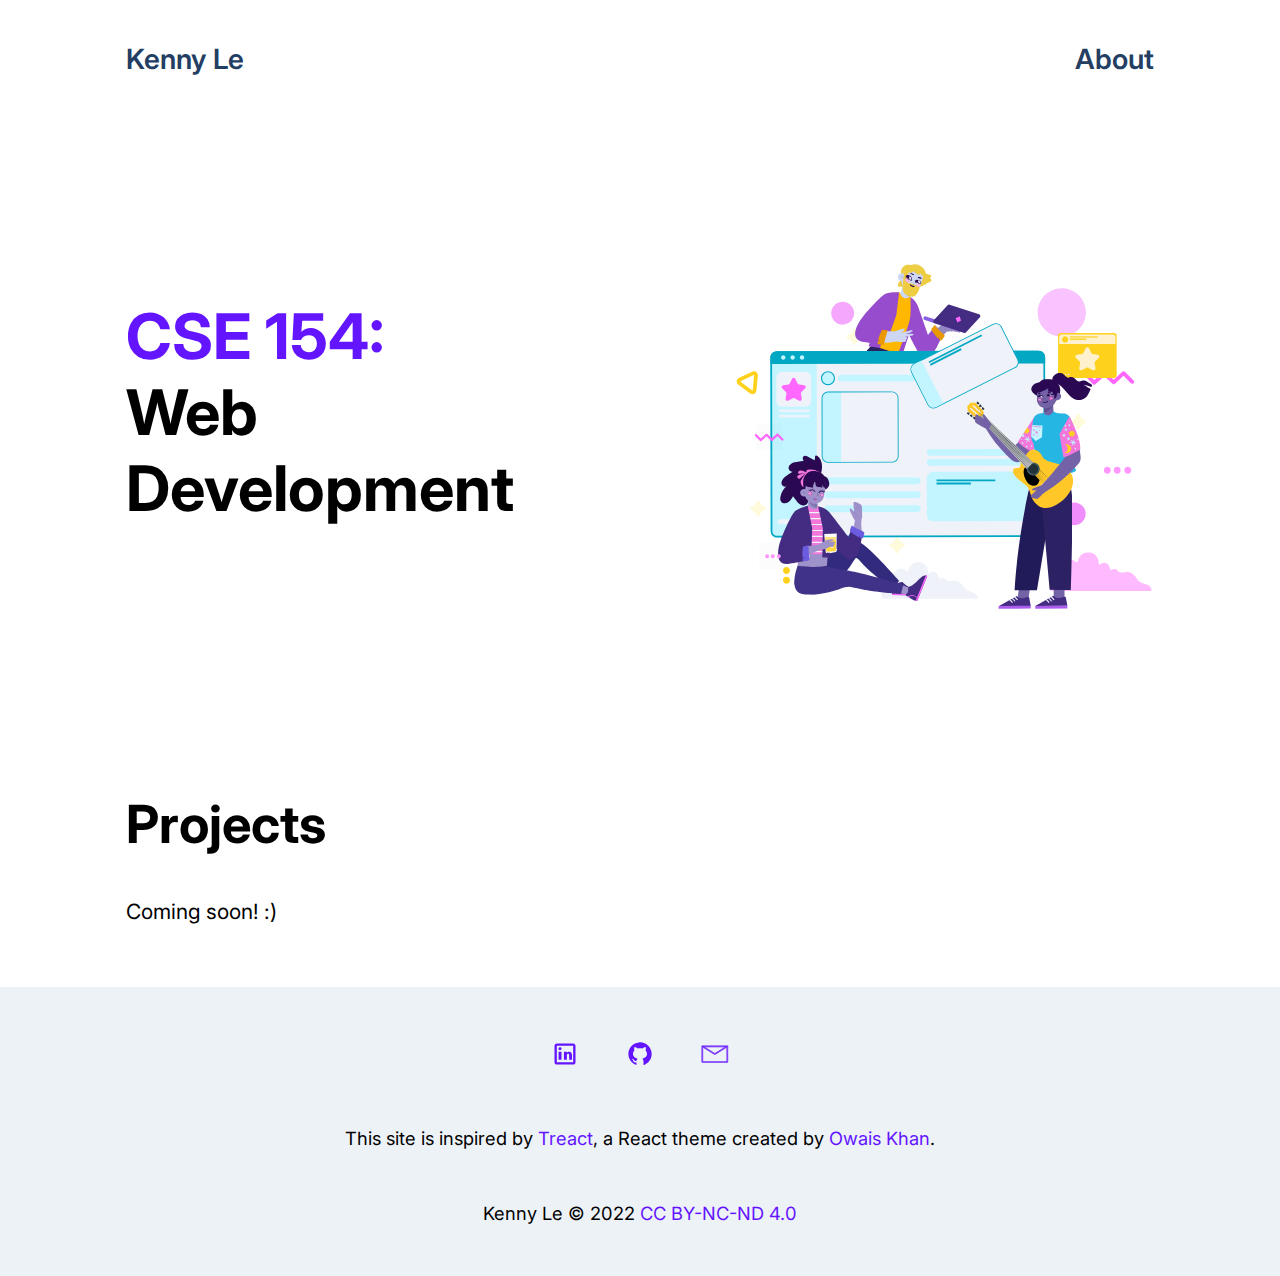
<file: src/index.html>
<!DOCTYPE html>
<!--
  ***
  * Kenny "Ackerson" Le
  * CSE 154 AF, Winter 2022
  * TA: Ludvig Liljenberg, Marina Wooden
  * 1/5/22
  * Creative Project #1
  * Description: Home page to CSE 154 portfolio with links to projects
  ***
-->
<html lang="en">
<head>
  <meta charset="UTF-8">
  <link rel="stylesheet" href="styles.css">
  <title>Kenny Le | CSE 154</title>
</head>
<body>
  <div class="container">
    <header>
      <a href="index.html">Kenny Le</a>
      <a href="about.html">About</a>
    </header>

    <section class="horizontal-alignment" id="banner">
      <h1>
        <span class="purple">CSE 154:</span> <br>Web <br> Development
      </h1>
      <!-- Dayflow by Pau Barbaro: https://blush.design/collections/YSMTNXyjxRqyK7ahEPno/dayflow -->
      <img src="images/dayflow-teamwork.svg" alt="Illustration of 3 people standing around digital screen">
    </section>

    <section>
      <h2>Projects</h2>
      <p>Coming soon! :)</p>
    </section>
  </div>

  <footer class="vertical-alignment">
    <div>
      <a class="footer-icon" href="https://www.linkedin.com/in/kmdle/"
        target="_blank" rel="noopener noreferrer">
        <!-- LinkedIn Icon from Icons8: https://icons8.com/icon/85044/linkedin -->
        <img src="images/linkedin-icon.svg" alt="linkedin icon">
      </a>
      <a class="footer-icon" href="https://github.com/krocketeer" target="_blank"
        rel="noopener noreferrer">
        <!-- GitHub Icon from Icons8: https://icons8.com/icon/62856/github -->
        <img src="images/github-icon.svg" alt="github icon">
      </a>
      <a class="footer-icon" href="mailto:kmdle@uw.edu" target="_blank" rel="noopener noreferrer">
        <!-- Email Icon from the Noun Project: https://thenounproject.com/icon/mail-831665/ -->
        <img src="images/email-icon.svg" alt="email icon">
      </a>
    </div>
    <p>
      This site is inspired by
      <a href="https://treact.owaiskhan.me/" target="_blank" rel="noopener noreferrer">Treact</a>,
      a React theme created by
      <a href="https://owaiskhan.me/" target="_blank" rel="noopener noreferrer">Owais Khan</a>.
    </p>
    <p>
      Kenny Le &copy; 2022
      <a href="https://creativecommons.org/licenses/by-nc-nd/4.0/"
        target="_blank" rel="noopener noreferrer">
        CC BY-NC-ND 4.0
      </a>
    </p>
  </footer>
</body>
</html>
</file>
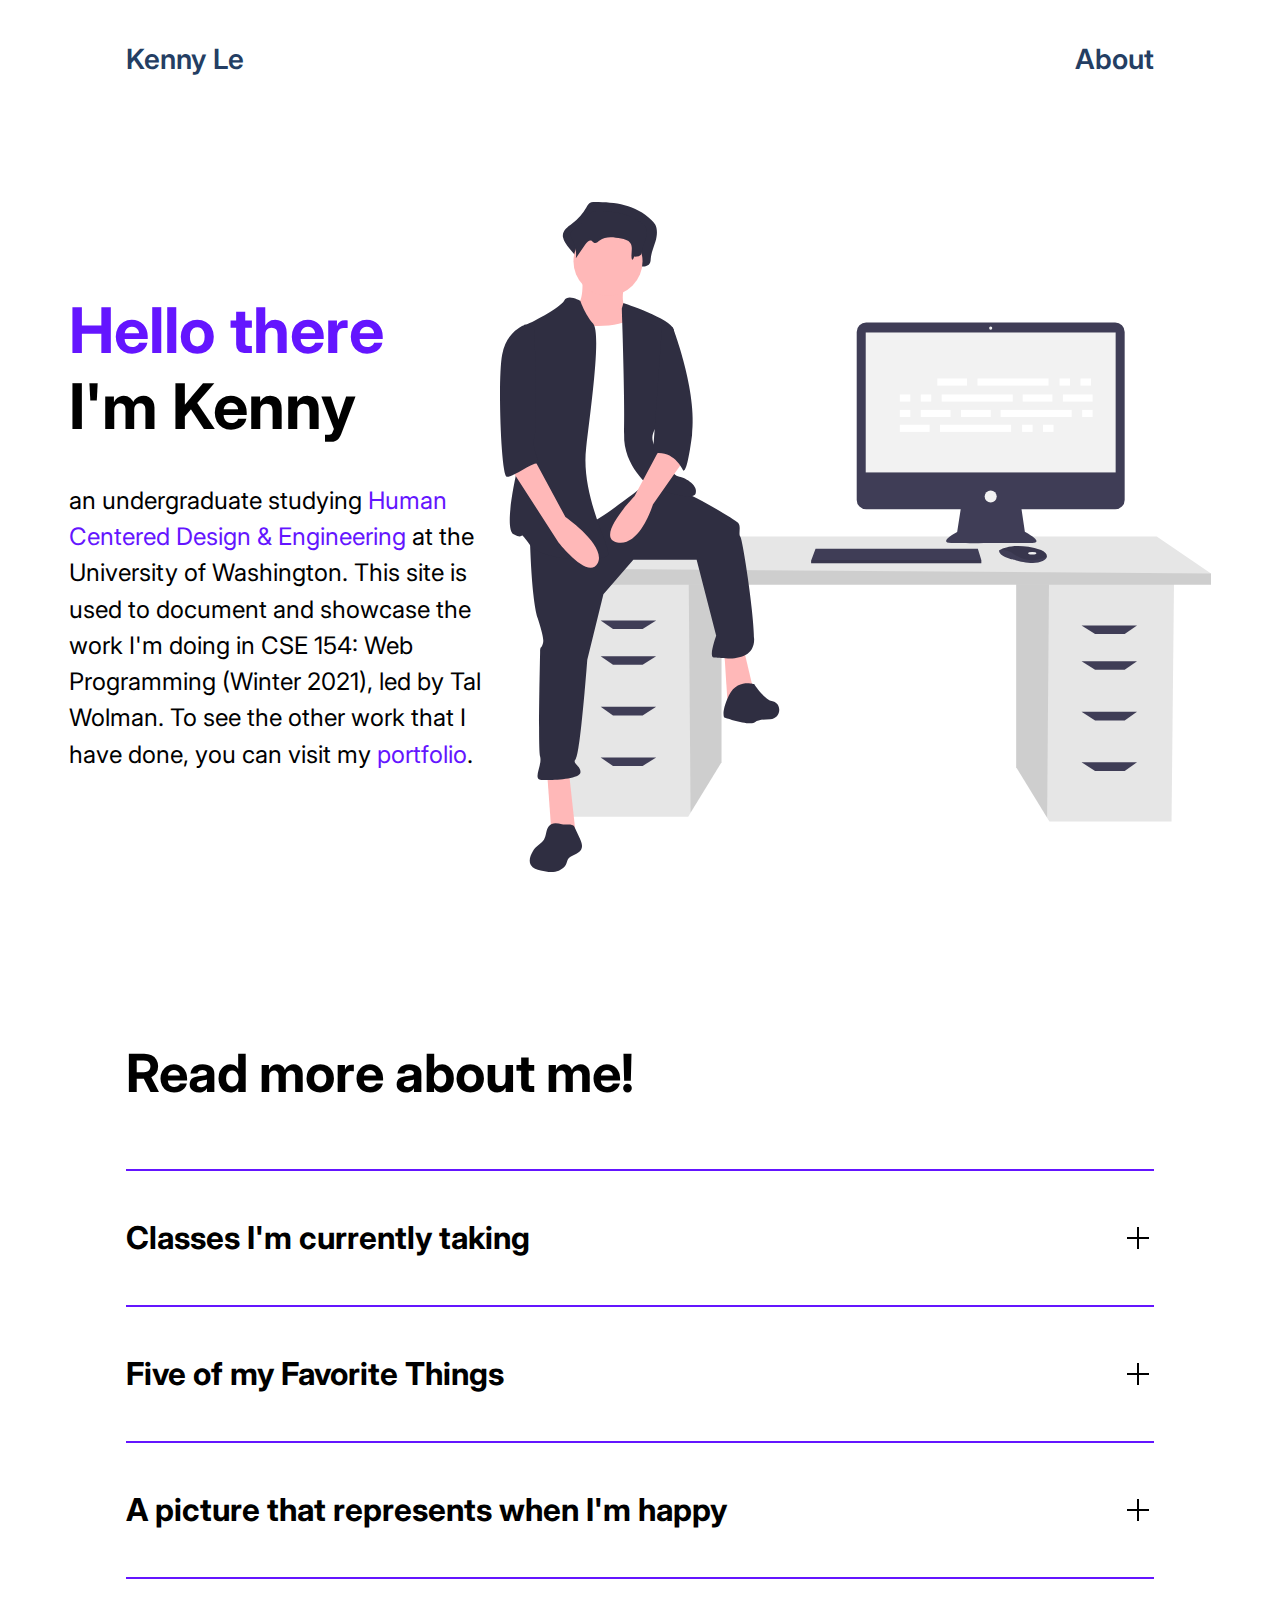
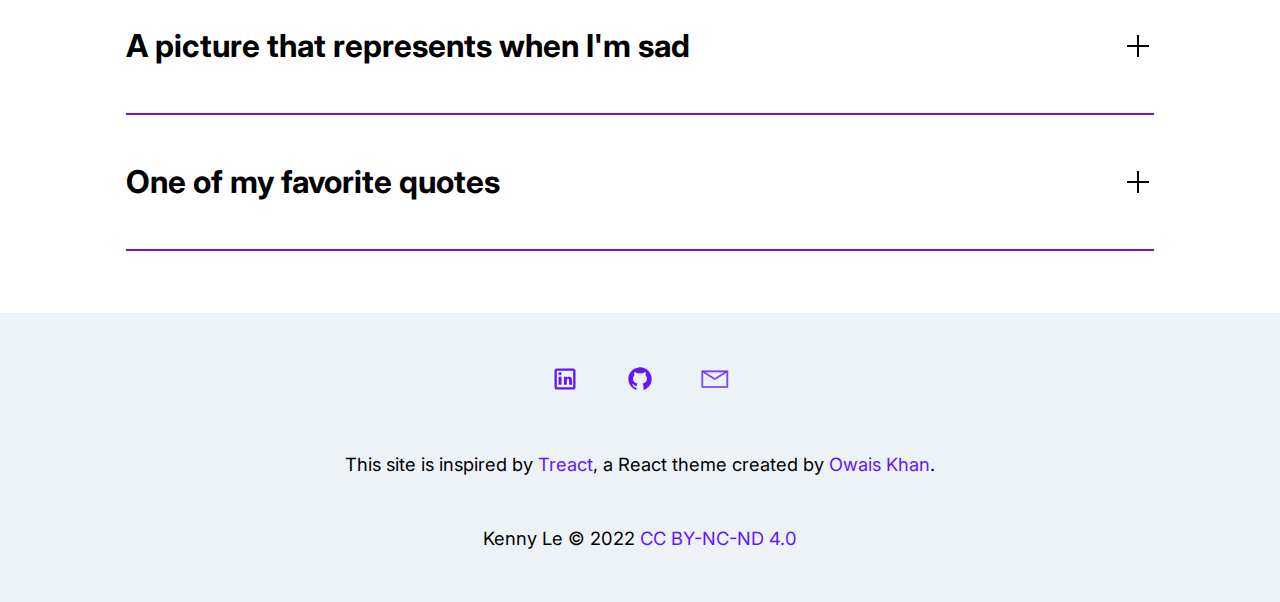
<file: src/about.html>
<!DOCTYPE html>
<!--
  ***
  * Kenny "Ackerson" Le
  * CSE 154 AF, Winter 2022
  * TA: Ludvig Liljenberg, Marina Wooden
  * 1/5/22
  * Creative Project #1
  * Description: About me page that includes short biography and some fun facts
  ***
-->
<html lang="en">
<head>
  <meta charset="utf-8">
  <link rel="stylesheet" href="styles.css">
  <title>Kenny Le | CSE 154</title>
  <script src="js/About.js"></script>
</head>
<body>
  <div class="container">
    <header>
      <a href="index.html">Kenny Le</a>
      <a href="about.html">About</a>
    </header>

    <section id="about">
      <div class="horizontal-alignment">
        <div class="vertical-alignment" id="about-text">
          <h1>
            <span class="purple">Hello there</span> <br>I'm Kenny
          </h1>
          <p>
            an undergraduate studying
            <a href="https://www.hcde.washington.edu/">Human Centered Design &amp; Engineering</a>
            at the University of Washington. This site is used to document and showcase the work I'm
            doing in CSE 154: Web Programming (Winter 2021), led by Tal Wolman. To see the other
            work that I have done, you can visit my
            <a href="https://www.kennyle.com/">portfolio</a>.
          </p>
        </div>
        <!-- Illustration from Treact by Owais Khan:
        https://owaiskhan.me/post/free-tailwindcss-react-ui-kit -->
        <img src="images/server-illustration.svg" alt="Illustration of man sitting on desk">
      </div>
    </section>

    <section>
      <h2>Read more about me!</h2>
      <div id="accordion-layout">
        <div class="accordion-row">
          <div class="accordion-header horizontal-alignment">
            <h3 class="accordion-title">Classes I'm currently taking</h3>
            <!-- Plus Icon from Icons8: https://icons8.com/icon/11153/plus-math -->
            <!-- Substract Icon from Icons8: https://icons8.com/icon/11152/subtract -->
            <img class="accordion-button" src="images/components/plus.png" alt="Carot icon">
          </div>
          <div class="row-text">
            <ul>
              <li>CSE 154: Web Development</li>
              <li>DXARTS 471: Mechatronic Art, Design, And Fabrication I</li>
              <li>HCDE 322: Organizational Teamwork</li>
              <li>HCDE 492: Capstone Planning</li>
            </ul>
          </div>
        </div>
        <div class="accordion-row">
          <div class="accordion-header horizontal-alignment">
            <h3 class="accordion-title">Five of my Favorite Things</h3>
            <!-- Plus Icon from Icons8: https://icons8.com/icon/11153/plus-math -->
            <!-- Substract Icon from Icons8: https://icons8.com/icon/11152/subtract -->
            <img class="accordion-button" src="images/components/plus.png" alt="Carot icon">
          </div>
          <div class="row-text">
            <ol>
              <li><strong>Favorite animal: </strong>Dogs, but especially golden retrievers </li>
              <li><strong>Favorite food: </strong>Fried rice</li>
              <li><strong>Favorite TV show: </strong>Supernatural</li>
              <li><strong>Favorite hobby: </strong>Ice Skating</li>
              <li><strong>Favorite drink: </strong>Water
                <a href="https://www.reddit.com/r/hydrohomies" target="_blank" rel="noopener noreferrer">
                  r/hydrohomies
                </a>
              </li>
            </ol>
          </div>
        </div>
        <div class="accordion-row">
          <div class="accordion-header horizontal-alignment">
            <h3 class="accordion-title">A picture that represents when I'm happy</h3>
            <!-- Plus Icon from Icons8: https://icons8.com/icon/11153/plus-math -->
            <!-- Substract Icon from Icons8: https://icons8.com/icon/11152/subtract -->
            <img class="accordion-button" src="images/components/plus.png" alt="Carot icon">
          </div>
          <div class="row-text">
            <!-- Photo by Samantha Gehrmann on Stocksy:
            https://www.stocksy.com/2040426/very-happy-golden-retriever -->
            <img class="dog-image" src="images/happy-dog.jpg" alt="Golden Retriever smiling">
            <p>
              Photo by
              <a href="https://www.stocksy.com/justyoumeandthedogs/showcase?page=1">
                Samantha Gehrmann
              </a> on
              <a href="https://www.stocksy.com/2040426/very-happy-golden-retriever">
                Stocksy
              </a>
            </p>
          </div>
        </div>
        <div class="accordion-row">
          <div class="accordion-header horizontal-alignment">
            <h3 class="accordion-title">A picture that represents when I'm sad</h3>
            <!-- Plus Icon from Icons8: https://icons8.com/icon/11153/plus-math -->
            <!-- Substract Icon from Icons8: https://icons8.com/icon/11152/subtract -->
            <img class="accordion-button" src="images/components/plus.png" alt="Carot icon">
          </div>
          <div class="row-text">
            <!-- Photo by Jakub Dziubak on Unsplash: https://unsplash.com/photos/wvXG_7ebZ18 -->
            <img class="dog-image" src="images/sad-dog.jpg" alt="Tired golden retriever">
            <p>
              Photo by
              <a href="https://unsplash.com/@jckbck">
                Jakub Dziubak
              </a> on
              <a href="https://unsplash.com/photos/wvXG_7ebZ18">
                Unsplash
              </a>
            </p>
          </div>
        </div>
        <div id="last-row" class="accordion-row">
          <div class="accordion-header horizontal-alignment">
            <h3 class="accordion-title">One of my favorite quotes</h3>
            <!-- Plus Icon from Icons8: https://icons8.com/icon/11153/plus-math -->
            <!-- Substract Icon from Icons8: https://icons8.com/icon/11152/subtract -->
            <img class="accordion-button" src="images/components/plus.png" alt="Carot icon">
          </div>
          <article class="row-text">
            <blockquote>
              <p>
                "Don't cry because it's over. Smile because it happened."
              </p>
              <p> - Dr. Suess</p>
            </blockquote>
          </article>
        </div>
      </div>
    </section>
  </div>

  <footer class="vertical-alignment">
    <div>
      <a class="footer-icon" href="https://www.linkedin.com/in/kmdle/"
        target="_blank" rel="noopener noreferrer">
        <!-- LinkedIn Icon from Icons8: https://icons8.com/icon/85044/linkedin -->
        <img src="images/linkedin-icon.svg" alt="linkedin icon">
      </a>
      <a class="footer-icon" href="https://github.com/krocketeer" target="_blank"
        rel="noopener noreferrer">
        <!-- GitHub Icon from Icons8: https://icons8.com/icon/62856/github -->
        <img src="images/github-icon.svg" alt="github icon">
      </a>
      <a class="footer-icon" href="mailto:kmdle@uw.edu" target="_blank" rel="noopener noreferrer">
        <!-- Email Icon from the Noun Project: https://thenounproject.com/icon/mail-831665/ -->
        <img src="images/email-icon.svg" alt="email icon">
      </a>
    </div>
    <p>
      This site is inspired by
      <a href="https://treact.owaiskhan.me/" target="_blank" rel="noopener noreferrer">Treact</a>,
      a React theme created by
      <a href="https://owaiskhan.me/" target="_blank" rel="noopener noreferrer">Owais Khan</a>.
    </p>
    <p>
      Kenny Le &copy; 2022
      <a href="https://creativecommons.org/licenses/by-nc-nd/4.0/" target="_blank"
        rel="noopener noreferrer">
        CC BY-NC-ND 4.0
      </a>
    </p>
  </footer>
</body>
</html>
</file>
<file: src/styles.css>
/*
 * Kenny "Ackerson" Le
 * CSE 154 AF, Winter 2022
 * TA: Ludvig Liljenberg, Marina Wooden
 * 1/5/22
 * Creative Project #1
 * Description: Global stylesheet for website which uses a purple theme based on Treact
 */

@import url("https://fonts.googleapis.com/css2?family=Inter:wght@400;500;600;700;900&display=swap");

html, body {
  font-size: 18px;
}

html, body, #banner h1 {
  margin: 0;
}

body {
  font-family: "Inter", "Helvetica", sans-serif;
}

h1 {
  font-size: 3rem;
  margin: 15px 0;
}

h2 {
  font-size: 2.5rem;
}

h3 {
  font-size: 1.5rem;
}

a, .purple, header a:hover {
  color: rgb(100, 21, 255);
}

a {
  text-decoration: none;
}

header, .vertical-alignment, .horizontal-alignment {
  display: flex;
}

header, .horizontal-alignment {
  flex-flow: row nowrap;
}

.vertical-alignment {
  flex-flow: column nowrap;
}

.vertical-alignment, .horizontal-alignment {
  justify-content: center;
}

header, #banner, .accordion-header {
  justify-content: space-between;
}

header a, .footer-icon {
  font-size: 28px;
}

header a {
  color: rgb(36, 62, 99);
  font-weight: 600;
}

header a:nth-child(2):hover {
  text-decoration: underline;
  text-underline-offset: 10px;
}

footer {
  background-color: rgb(237, 242, 247);
  padding: 2.5rem 0;
}

footer p {
  font-size: 0.875rem;
  margin-top: 2.5rem;
  margin-bottom: 0;
}

footer div a:nth-child(-n + 2) {
  margin: 0 40px 0 0;
}

footer, .horizontal-alignment {
  align-items: center;
}

.footer-icon img {
  width: 1em;
  height: 1em;
}

#about, #banner {
  padding: 6rem 0;
}

#about-text, .accordion-title {
  text-align: left;
}

#about-text {
  width: 42%;
  min-width: 42%;
}

#about-text p {
  font-size: 1.15rem;
  line-height: 1.5;
}

#about img {
  max-width: 48rem;
  width: 100%;
}

#banner img {
  height: 20rem;
  width: 20rem;
}

.dog-image {
  width: 15rem;
  height: auto;
}

#accordion-layout {
  padding: 20px 0;
}

.accordion-header {
  border-top: 2px solid rgb(100, 21, 255);
}

.accordion-header, .accordion-title {
  cursor: pointer;
}

.accordion-title {
  padding: 16px 0;
  border: none;
  outline: none;
}

.accordion-button {
  transition: 0.2s ease-out;
}

.row-text {
  max-height: 0;
  transition: max-height 0.2s ease-out;
  overflow: hidden;
  padding: 0 0;
}

.row-text.active {
  margin-top: 0;
  margin-bottom: 16px;
}

#last-row {
  border-bottom: 2px solid rgb(100, 21, 255);
}

/* DESKTOP & TABLET */

@media (min-width: 768px) {
  html, body {
    font-size: 21px;
  }

  .container {
    padding: 2rem 6rem;
    /* overflow: hidden; */
    max-width: 1280px;
    margin-right: auto;
    margin-left: auto;
    min-height: 72vh;
  }

  .row-text.active {
    margin: 16px 0;
  }
}
</file>
